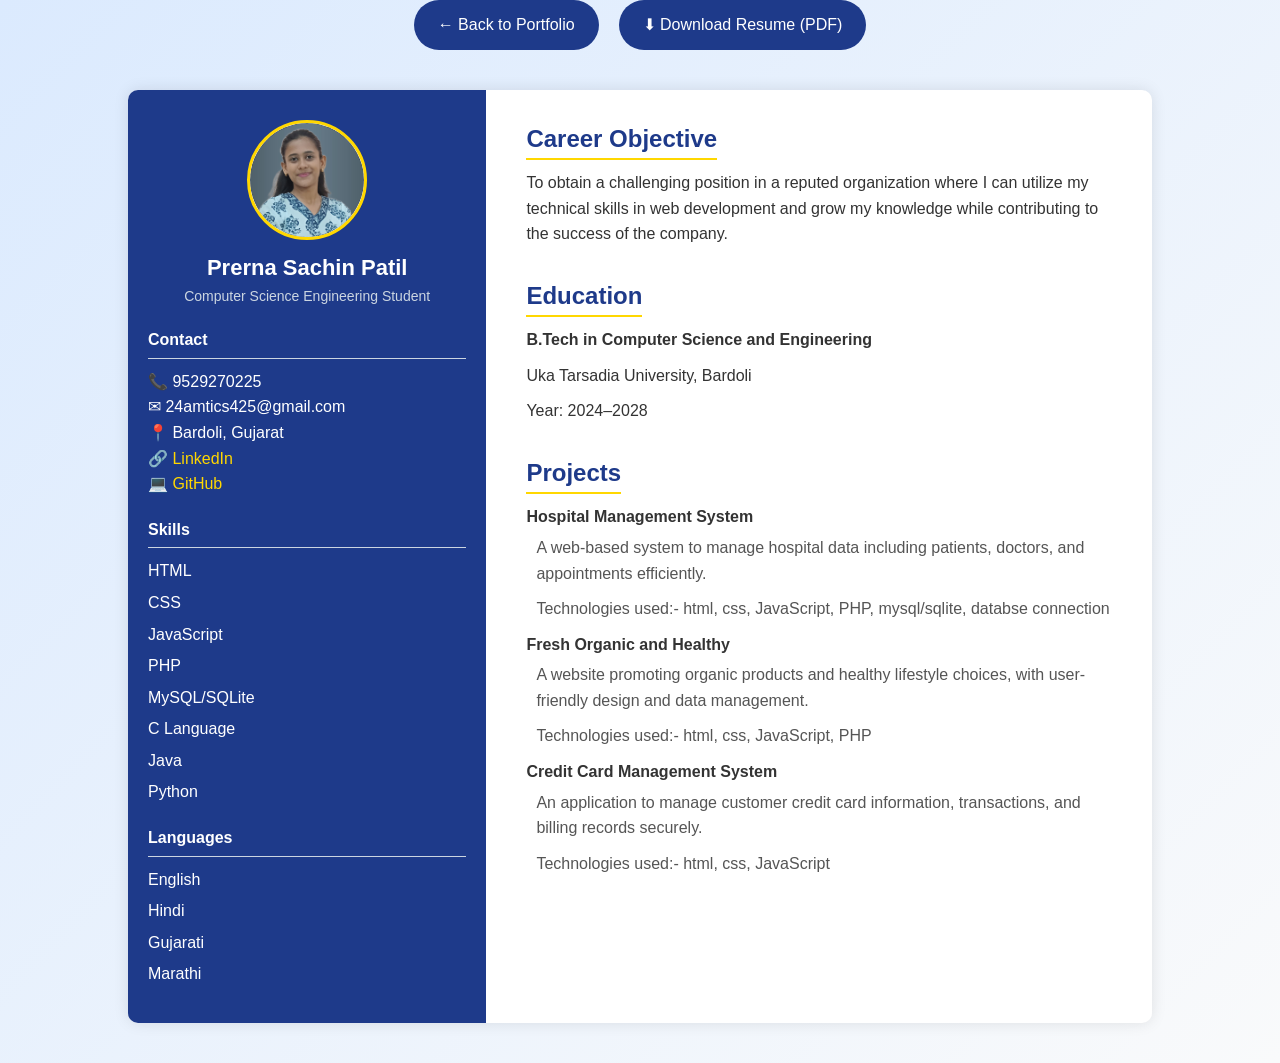
<file: Prerna_Portfolio/resume.html>
<!DOCTYPE html>
<html lang="en">
<head>
  <meta charset="UTF-8">
  <meta name="viewport" content="width=device-width, initial-scale=1.0">
  <title>Prerna Sachin Patil - Resume</title>
  <style>
    * {
      margin: 0;
      padding: 0;
      box-sizing: border-box;
      font-family: "Poppins", sans-serif;
    }

    body {
      background: linear-gradient(135deg, #dbeafe, #f9fafb);
      color: #333;
      line-height: 1.6;
    }

    .resume-container {
      display: flex;
      width: 80%;
      margin: 40px auto;
      background-color: #fff;
      box-shadow: 0 0 15px rgba(0,0,0,0.1);
      border-radius: 10px;
      overflow: hidden;
    }

    /* BUTTONS */
    .top-buttons {
      display: flex;
      justify-content: center;
      gap: 20px;
      margin-bottom: 25px;
    }

    .btn {
      display: inline-block;
      text-decoration: none;
      background-color: #1e3a8a;
      color: #fff;
      padding: 10px 22px;
      border-radius: 25px;
      font-weight: 500;
      transition: all 0.3s ease;
      border: 2px solid transparent;
    }

    .btn:hover {
      background-color: #ffd700;
      color: #1e3a8a;
      border-color: #1e3a8a;
    }

    /* LEFT COLUMN */
    .left-column {
      background-color: #1e3a8a;
      color: #fff;
      width: 35%;
      padding: 30px 20px;
    }

    .profile {
      text-align: center;
      margin-bottom: 20px;
    }

    .profile-pic {
      width: 120px;
      height: 120px;
      background-color: #fff;
      border-radius: 50%;
      margin: 0 auto 10px;
      overflow: hidden;
      border: 3px solid #ffd700;
      display: flex;
      align-items: center;
      justify-content: center;
    }

    .profile-pic img {
      width: 100%;
      height: 100%;
      object-fit: cover;
      border-radius: 50%;
    }

    .profile h2 {
      font-size: 22px;
    }

    .tagline {
      font-size: 14px;
      color: #cbd5e1;
    }

    .left-column h3 {
      margin-top: 20px;
      margin-bottom: 10px;
      font-size: 16px;
      border-bottom: 1px solid #cbd5e1;
      padding-bottom: 5px;
    }

    .left-column ul {
      list-style: none;
    }

    .left-column ul li {
      margin-bottom: 6px;
    }

    .left-column a {
      color: #ffd700;
      text-decoration: none;
    }

    /* RIGHT COLUMN */
    .right-column {
      width: 65%;
      padding: 30px 40px;
      position: relative;
    }

    .section {
      margin-bottom: 30px;
    }

    .section h2 {
      color: #1e3a8a;
      border-bottom: 2px solid #ffd700;
      display: inline-block;
      margin-bottom: 10px;
    }

    .section p {
      margin-bottom: 10px;
    }

    .project h3 {
      color: #333;
      font-size: 16px;
      margin-bottom: 5px;
    }

    .project p {
      margin-left: 10px;
      color: #555;
    }

    @media (max-width: 768px) {
      .resume-container {
        flex-direction: column;
        width: 95%;
      }
      .left-column, .right-column {
        width: 100%;
      }
      .left-column {
        text-align: center;
      }
      .top-buttons {
        flex-direction: column;
        align-items: center;
      }
    }
  </style>
</head>
<body>

  <!-- Centered Buttons -->
  <div class="top-buttons">
    <a href="index.html" class="btn">← Back to Portfolio</a>
    <a href="Prerna_Patil_Resume.pdf" class="btn" download>⬇ Download Resume (PDF)</a>
  </div>

  <div class="resume-container">
    <!-- LEFT COLUMN -->
    <div class="left-column">
      <div class="profile">
        <div class="profile-pic">
          <img src="profile.jpg" alt="Profile Picture">
        </div>
        <h2>Prerna Sachin Patil</h2>
        <p class="tagline">Computer Science Engineering Student</p>
      </div>

      <section class="contact">
        <h3>Contact</h3>
        <p>📞 9529270225</p>
        <p>✉ 24amtics425@gmail.com</p>
        <p>📍 Bardoli, Gujarat</p>
        <p>🔗 <a href="https://www.linkedin.com/in/prerna-patil-208426358" target="_blank">LinkedIn</a></p>
        <p>💻 <a href="https://github.com/prernapatil2007" target="_blank">GitHub</a></p>
      </section>

      <section class="skills">
        <h3>Skills</h3>
        <ul>
          <li>HTML</li>
          <li>CSS</li>
          <li>JavaScript</li>
          <li>PHP</li>
          <li>MySQL/SQLite</li>
          <li>C Language</li>
          <li>Java</li>
          <li>Python</li>
        </ul>
      </section>

      <section class="languages">
        <h3>Languages</h3>
        <ul>
          <li>English</li>
          <li>Hindi</li>
          <li>Gujarati</li>
          <li>Marathi</li>
        </ul>
      </section>
    </div>

    <!-- RIGHT COLUMN -->
    <div class="right-column">
      <section class="section">
        <h2>Career Objective</h2>
        <p>To obtain a challenging position in a reputed organization where I can utilize my technical skills in web development and grow my knowledge while contributing to the success of the company.</p>
      </section>

      <section class="section">
        <h2>Education</h2>
        <p><strong>B.Tech in Computer Science and Engineering</strong></p>
        <p>Uka Tarsadia University, Bardoli</p>
        <p>Year: 2024–2028</p>
      </section>

      <section class="section">
        <h2>Projects</h2>
        <div class="project">
          <h3>Hospital Management System</h3>
          <p>A web-based system to manage hospital data including patients, doctors, and appointments efficiently.</p>
          <p>Technologies used:- html, css, JavaScript, PHP, mysql/sqlite, databse connection</p>
        </div>

        <div class="project">
          <h3>Fresh Organic and Healthy</h3>
          <p>A website promoting organic products and healthy lifestyle choices, with user-friendly design and data management.</p>
          <p>Technologies used:- html, css, JavaScript, PHP</p>
        </div>

        <div class="project">
          <h3>Credit Card Management System</h3>
          <p>An application to manage customer credit card information, transactions, and billing records securely.</p>
          <p>Technologies used:- html, css, JavaScript</p>
        </div>
      </section>
    </div>
  </div>

</body>
</html>
</file>
